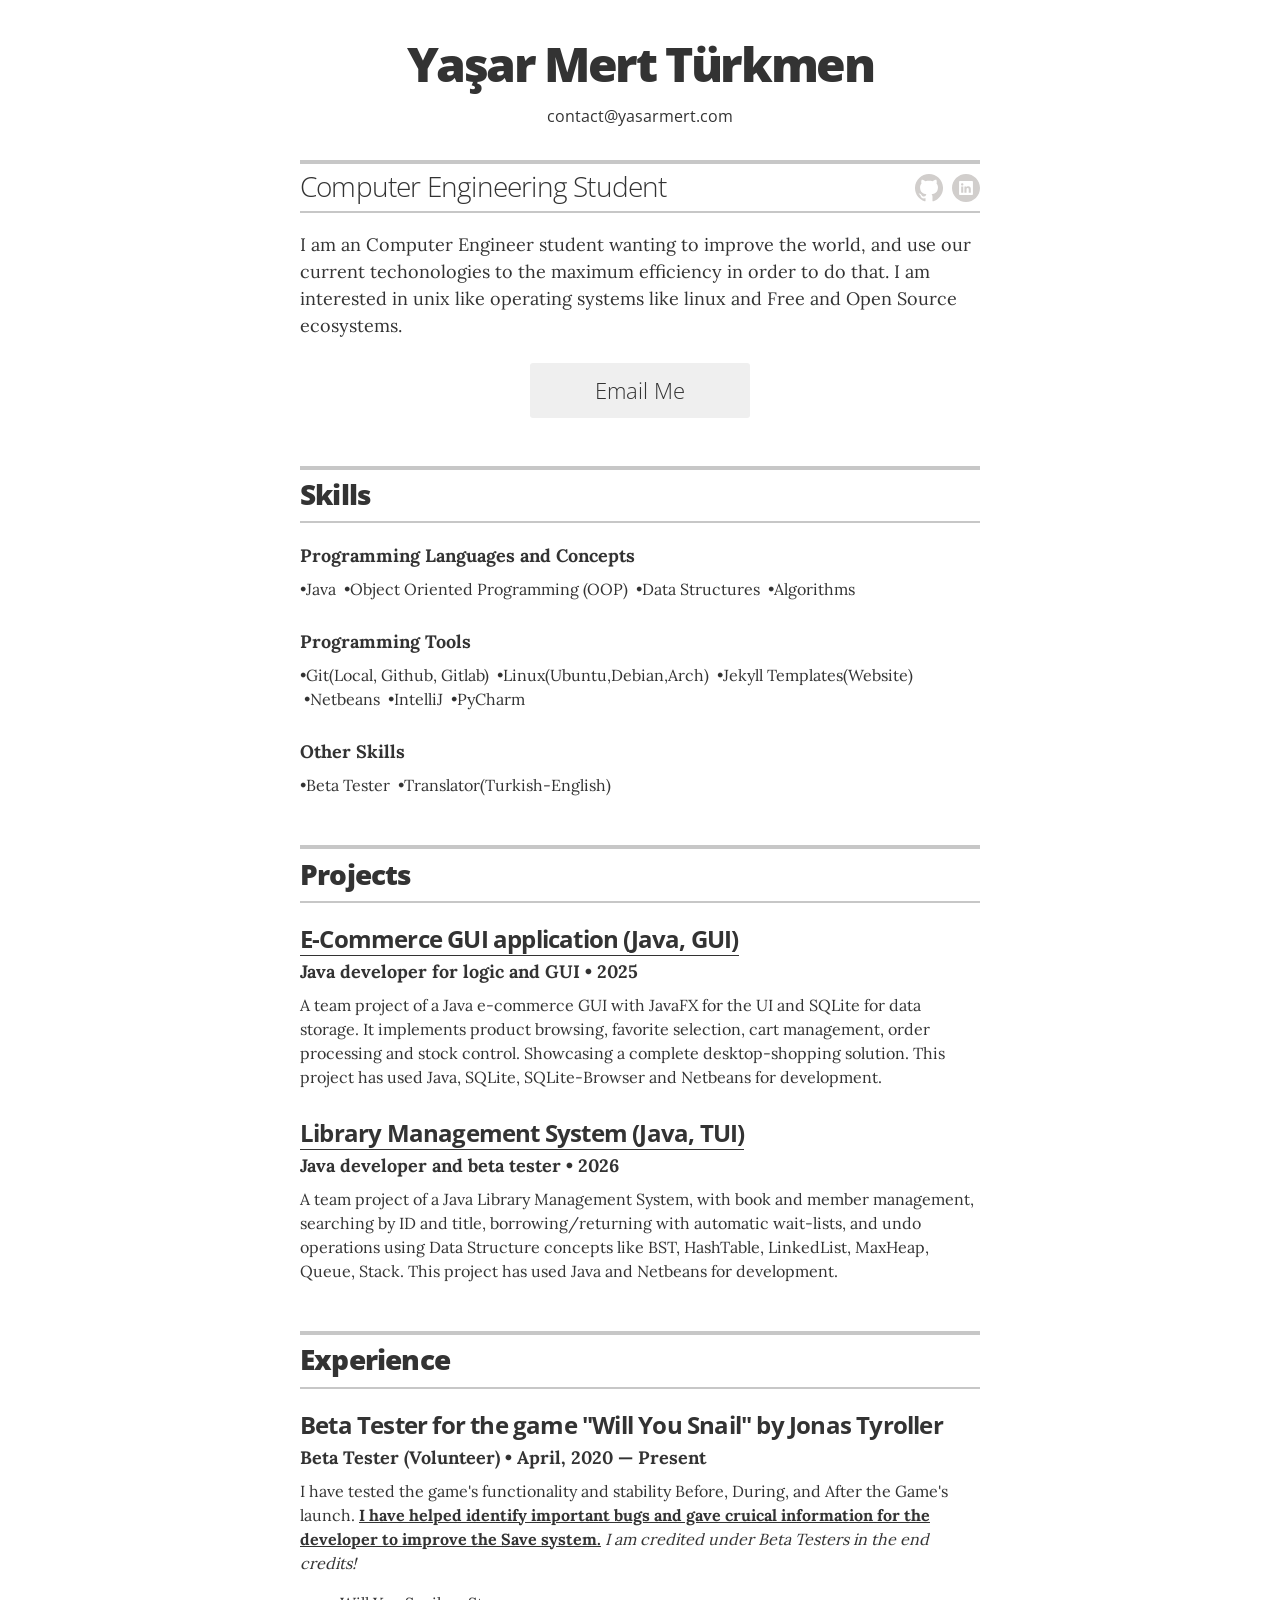
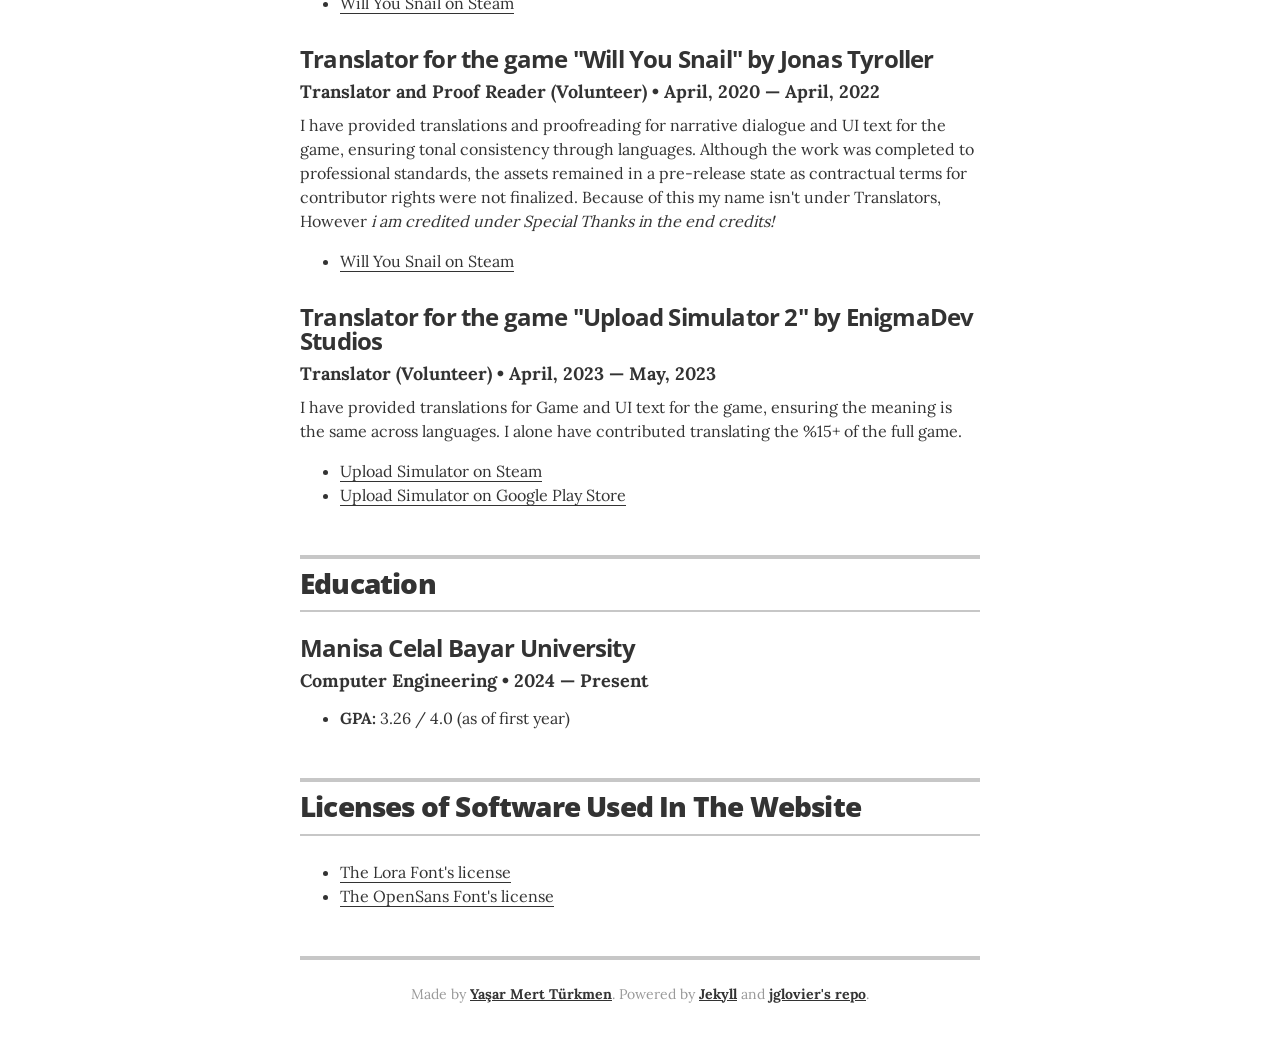
<file: index.html>
<!DOCTYPE html>
<html>

  <head>
  <meta charset="utf-8">
  <meta http-equiv="X-UA-Compatible" content="IE=edge">
  <meta name="viewport" content="width=device-width, initial-scale=1">

  <title>Yaşar Mert</title>

  <!-- Google font typography settings - defined in _config.yml -->
  
  <link href="images/fonts/fonts.css" rel="stylesheet" type="text/css">
  

  <meta name="description" content="Yaşar Mert Türkmen's Resume Webpage'">

  <link rel="stylesheet" href="css/main.css">
  <link rel="canonical" href="/">
  <link rel="icon" type="image/x-icon" href="favicon.png" />
</head>


  <body class="theme-default">

    <div class="wrapper" itemscope itemtype="http://schema.org/Person">
      <meta itemprop="telephone" content=""/>
      <meta itemprop="address" content="Türkiye"/>

      <header class="page-header" id="about">

        <!-- You can turn off the avatar in _config.yml by setting to false -->
        

        <!-- Your name is defined in the _config.yml file -->
        <h1 class="header-name" itemprop="name">Yaşar Mert Türkmen</h1>

        <!-- To display contact info here, change `display_header_contact_info` value in _config.yml to true -->
        
        <div class="header-contact-info">
          <p>contact@yasarmert.com</p>
        </div>
        

        <div class="title-bar no-print">

          <!-- Your title is also defined in the _config.yml file -->
          <h2 class="header-title" itemprop="jobTitle">Computer Engineering Student</h2>

          <!-- This is the markup for the icon links; moved out to an include because it's very verbose, and you shouldn't ever need to edit the markup (unless you want to re-order the icons); if you want to customize which links appear, define them in the _config.yml file -->
          <!-- and guess where these are defined? Yup, you guessed it: the _config.yml file -->

<ul class="icon-links">

  <!-- GitHub link -->
  
  <li class="icon-link-item"><a href="https://github.com/yasarmert" class="icon-link" itemprop="sameAs" target="_blank"><svg class="icon" xmlns="http://www.w3.org/2000/svg" xmlns:xlink="http://www.w3.org/1999/xlink" x="0px" y="0px"
   viewBox="0 0 28 28" enable-background="new 0 0 28 28" xml:space="preserve" width="28">
<path id="GitHub" fill-rule="evenodd" clip-rule="evenodd" fill="#D1CECC" d="M14.01,0C6.27,0-0.01,6.28-0.01,14.02
  c0,6.19,4.02,11.45,9.59,13.3c0.7,0.13,0.96-0.3,0.96-0.68c0-0.33-0.01-1.21-0.02-2.38c-3.9,0.85-4.72-1.88-4.72-1.88
  c-0.64-1.62-1.56-2.05-1.56-2.05c-1.27-0.87,0.1-0.85,0.1-0.85c1.41,0.1,2.15,1.44,2.15,1.44c1.25,2.14,3.28,1.52,4.08,1.16
  c0.13-0.91,0.49-1.52,0.89-1.87c-3.11-0.35-6.38-1.56-6.38-6.93c0-1.53,0.55-2.78,1.44-3.76C6.37,9.17,5.89,7.74,6.65,5.81
  c0,0,1.18-0.38,3.85,1.44c1.12-0.31,2.32-0.47,3.51-0.47c1.19,0.01,2.39,0.16,3.51,0.47c2.68-1.81,3.85-1.44,3.85-1.44
  c0.76,1.93,0.28,3.35,0.14,3.71c0.9,0.98,1.44,2.23,1.44,3.76c0,5.38-3.28,6.57-6.4,6.92c0.5,0.43,0.95,1.29,0.95,2.6
  c0,1.87-0.02,3.39-0.02,3.84c0,0.37,0.25,0.81,0.96,0.67c5.56-1.86,9.58-7.11,9.58-13.3C28.03,6.28,21.75,0,14.01,0z"/>
</svg>
 </a></li>
  

  <!-- Twitter link -->
  
  
  <!-- Medium link -->
  

  <!-- Dribbble link -->
  

  <!-- Facebook link -->
  

  <!-- LinkedIn link -->
  
  <li class="icon-link-item"><a href="https://www.linkedin.com/in/yasarmert-turkmen" class="icon-link" itemprop="sameAs" target="_blank"><svg class="icon" xmlns="http://www.w3.org/2000/svg" xmlns:xlink="http://www.w3.org/1999/xlink" x="0px" y="0px"
   viewBox="0 0 28 28" enable-background="new 0 0 28 28" xml:space="preserve" width="28">
<path id="LinkedIn" fill="#D1CECC" d="M18.82,15.09v3.61h-2.09v-3.37c0-0.85-0.3-1.42-1.06-1.42c-0.58,0-0.92,0.39-1.07,0.77
  c-0.06,0.13-0.07,0.32-0.07,0.51v3.52h-2.09c0,0,0.03-5.71,0-6.3h2.09v0.89c0,0.01-0.01,0.01-0.01,0.02h0.01V13.3
  c0.28-0.43,0.77-1.04,1.89-1.04C17.79,12.25,18.82,13.16,18.82,15.09z M9.18,18.7h2.09v-6.3H9.18V18.7z M10.24,9.36
  c-0.72,0-1.19,0.47-1.19,1.09c0,0.61,0.45,1.09,1.16,1.09h0.01c0.73,0,1.18-0.48,1.18-1.09C11.39,9.84,10.95,9.36,10.24,9.36z
   M28,14c0,7.73-6.27,14-14,14S0,21.73,0,14S6.27,0,14,0S28,6.27,28,14z M20.93,8.02c0-0.55-0.46-1-1.02-1H8.09
  c-0.57,0-1.02,0.45-1.02,1v11.96c0,0.55,0.46,1,1.02,1h11.82c0.57,0,1.02-0.45,1.02-1V8.02z"/>
</svg>
</a></li>
  

  <!-- Instagram link -->
  

  <!-- Website link -->
  

</ul>


        </div>

        <div class="executive-summary" itemprop="description">
          <p>I am an Computer Engineer student wanting to improve the world, and use our current techonologies to the maximum efficiency in order to do that. I am interested in unix like operating systems like linux and Free and Open Source ecosystems. </p>
        </div>

        
        <a href="mailto:contact@yasarmert.com" class="contact-button no-print" itemprop="email">Email Me</a>
        

      </header>
        

      
      <!-- begin Skills -->
      <section class="content-section" id="skills">

        <header class="section-header">
          <h2>Skills</h2>
        </header>
        
        <div class="resume-item">
          <h4 class="resume-item-details">Programming Languages and Concepts</h4>
          <p class="resume-item-copy">•Java &nbsp;•Object Oriented Programming (OOP) &nbsp;•Data Structures &nbsp;•Algorithms</p>
        </div>
        
        <div class="resume-item">
          <h4 class="resume-item-details">Programming Tools</h4>
          <p class="resume-item-copy">•Git(Local, Github, Gitlab) &nbsp;•Linux(Ubuntu,Debian,Arch) &nbsp;•Jekyll Templates(Website) &nbsp;•Netbeans &nbsp;•IntelliJ &nbsp;•PyCharm</p>
        </div>
        
        <div class="resume-item">
          <h4 class="resume-item-details">Other Skills</h4>
          <p class="resume-item-copy">•Beta Tester &nbsp;•Translator(Turkish-English)</p>
        </div>
        

      </section>
      <!-- end Skills -->
      

      
      <!-- begin Projects -->
      <section class="content-section" id="projects">
        <header class="section-header">
          <h2>Projects</h2>
        </header>

        
        <div class="resume-item" itemscope itemtype="http://schema.org/CreativeWork">
          <meta itemprop="creator" content="Yaşar Mert Türkmen" itemtype="http://schema.org/Person" />
          <h3 class="resume-item-title" itemprop="name"><a href="https://github.com/YasarMert/E-Commerce-Project" itemprop="url" target="_blank">E-Commerce GUI application (Java, GUI)</a></h3>
          <h4 class="resume-item-details" itemprop="description">Java developer for logic and GUI  &bull; 2025</h4>
          <p class="resume-item-copy">A team project of a Java e‑commerce GUI with JavaFX for the UI and SQLite for data storage. It implements product browsing, favorite selection, cart management, order processing and stock control. Showcasing a complete desktop‑shopping solution. This project has used Java, SQLite, SQLite-Browser and Netbeans for development.</p>
        </div>
        
        <div class="resume-item" itemscope itemtype="http://schema.org/CreativeWork">
          <meta itemprop="creator" content="Yaşar Mert Türkmen" itemtype="http://schema.org/Person" />
          <h3 class="resume-item-title" itemprop="name"><a href="https://github.com/YasarMert/LibraryManagementProject" itemprop="url" target="_blank">Library Management System (Java, TUI)</a></h3>
          <h4 class="resume-item-details" itemprop="description">Java developer and beta tester  &bull; 2026</h4>
          <p class="resume-item-copy">A team project of a Java Library Management System, with book and member management, searching by ID and title, borrowing/returning with automatic wait‑lists, and undo operations using Data Structure concepts like BST, HashTable, LinkedList, MaxHeap, Queue, Stack. This project has used Java and Netbeans for development.</p>
        </div>
        

      </section>
      <!-- end Projects -->
              

      
      <!-- begin Experience -->
      <section class="content-section" id="experience">

        <header class="section-header">
          <h2>Experience</h2>
        </header>

        
        <div class="resume-item" itemscope itemprop="worksFor" itemtype="http://schema.org/Organization">
          <h3 class="resume-item-title" itemprop="name">Beta Tester for the game "Will You Snail" by Jonas Tyroller</h3>
          <h4 class="resume-item-details" itemprop="description">Beta Tester (Volunteer) &bull; April, 2020  &mdash; Present</h4>
          <p class="resume-item-copy">I have tested the game's functionality and stability Before, During, and After the Game's launch. <b><u>I have helped identify important bugs and gave cruical information for the developer to improve the Save system.</u></b> <i> I am credited under Beta Testers in the end credits! </i><ul class="resume-item-list"><li><a href="https://store.steampowered.com/app/1115050/Will_You_Snail/" target="_blank">Will You Snail on Steam</a></li></ul></p>
        </div><!-- end of resume-item -->
        
        <div class="resume-item" itemscope itemprop="worksFor" itemtype="http://schema.org/Organization">
          <h3 class="resume-item-title" itemprop="name">Translator for the game "Will You Snail" by Jonas Tyroller</h3>
          <h4 class="resume-item-details" itemprop="description">Translator and Proof Reader (Volunteer) &bull; April, 2020  &mdash; April, 2022</h4>
          <p class="resume-item-copy">I have provided translations and proofreading for narrative dialogue and UI text for the game, ensuring tonal consistency through languages. Although the work was completed to professional standards, the assets remained in a pre-release state as contractual terms for contributor rights were not finalized. Because of this my name isn't under Translators, However <i>i am credited under Special Thanks in the end credits!</i><ul class="resume-item-list"><li><a href="https://store.steampowered.com/app/1115050/Will_You_Snail/" target="_blank">Will You Snail on Steam</a></li></ul></p>
        </div><!-- end of resume-item -->
        
        <div class="resume-item" itemscope itemprop="worksFor" itemtype="http://schema.org/Organization">
          <h3 class="resume-item-title" itemprop="name">Translator for the game "Upload Simulator 2" by EnigmaDev Studios</h3>
          <h4 class="resume-item-details" itemprop="description">Translator (Volunteer) &bull; April, 2023  &mdash; May, 2023</h4>
          <p class="resume-item-copy">I have provided translations for Game and UI text for the game, ensuring the meaning is the same across languages. I alone have contributed translating the %15+ of the full game. <ul class="resume-item-list"><li><a href="https://store.steampowered.com/app/2542800/Upload_Simulator_Silicon/" target="_blank">Upload Simulator on Steam</a></li><li><a href="https://play.google.com/store/apps/details?id=com.enigmadev.uploadsimulator2" target="_blank">Upload Simulator on Google Play Store</a></li</ul></p>
        </div><!-- end of resume-item -->
        

      </section>
      <!-- end Experience -->
      

      


      

      
      <!-- begin Education -->
      <section class="content-section" id="education">
        <header class="section-header">
          <h2>Education</h2>
        </header>

        
        <div class="resume-item" itemscope itemprop="alumniOf" itemtype="http://schema.org/CollegeOrUniversity">
          <h3 class="resume-item-title" itemprop="name">Manisa Celal Bayar University</h3>
          <h4 class="resume-item-details group" itemprop="description">Computer Engineering &bull; 2024 &mdash; Present</h4>
          <h5 class="resume-item-details award-title" itemprop="description"></h5>
          <p class="resume-item-copy" itemprop="description">
            <ul class="resume-item-list">
              
              <li><b>GPA:</b> 3.26 / 4.0 (as of first year)</li>
              
            </ul>


          <p class="resume-item-copy"></p>
        </div>
        
      </section>
      <!-- end Education -->
      


      

      

      

      

      

      
      <!-- begin Links -->
      <section class="content-section" id="3rd-party-software-licenses">

        <header class="section-header">
          <h2>Licenses of Software Used In The Website</h2>
        </header>

        <div class="resume-item">
          <ul class="resume-item-list">
            
            <li><a href=images/fonts/OFL-License-Lora.txt itemprop="url" target="_blank">The Lora Font's license</a></li>
            
            <li><a href=images/fonts/OFL-License-OpenSans.txt itemprop="url" target="_blank">The OpenSans Font's license</a></li>
            
          </ul>
        </div>

      </section>
      <!-- end Links -->
      

      
      <!-- begin Print Social Links -->
      <section class="content-section print-only">

        <header class="section-header">
          <h2>Social Links</h2>
        </header>

        <div class="resume-item">
        <!-- and guess where these are defined? Yup, you guessed it: the _config.yml file -->

<ul>

  <!-- GitHub link -->
  
  <li><strong>Github</strong>: https://github.com/yasarmert</li>
  

  <!-- Twitter link -->
  

  <!-- Dribbble link -->
  

  <!-- Facebook link -->
  

  <!-- LinkedIn link -->
  
  <li><strong>LinkedIn</strong>: https://www.linkedin.com/in/yasarmert</li>
  

  <!-- Instagram link -->
  

  <!-- Website link -->
  

</ul>


        </div>

      </section>
      <!-- end Print Social Links -->
      

      <footer class="page-footer">
        <p class="footer-line">Made by <a href="https://yasarmert.com" target="_blank">Yaşar Mert Türkmen</a>. Powered by <a href="https://jekyllrb.com/" target="_blank">Jekyll</a> and <a href="https://github.com/jglovier/resume-template" target="_blank">jglovier's repo</a>.</p>
        <p class="footer-line"></p>
      </footer>

    </div>

  </body>

</html>
</file>
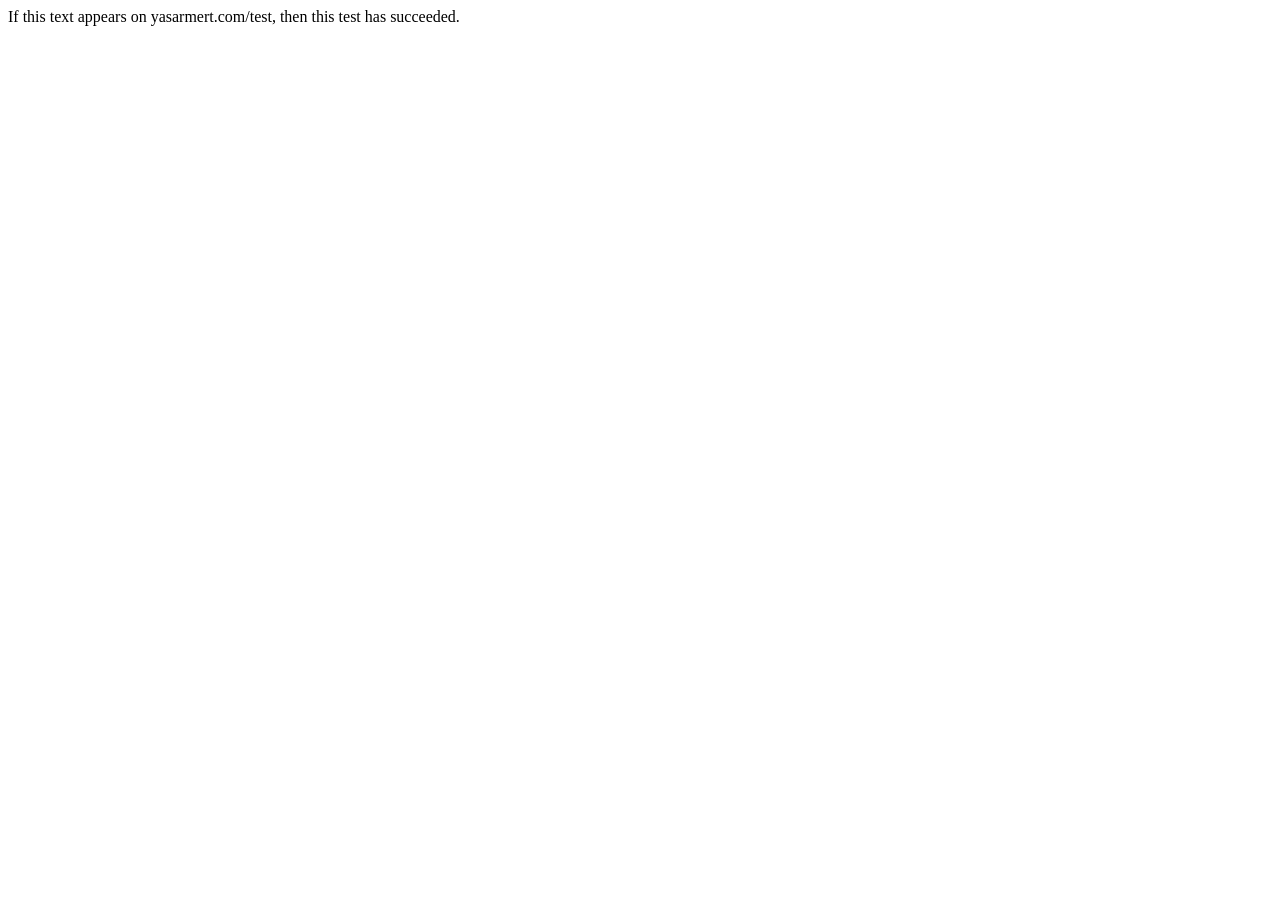
<file: test.html>
<html>
    <head>
        <title>Subpage Test</title>
        <meta charset="UTF-8">
        <meta name="viewport" content="width=device-width, initial-scale=1.0">
    </head>
    <body>
        <div>If this text appears on yasarmert.com/test, then this test has succeeded.</div>
    </body>
</html>
</file>
<file: images/fonts/fonts.css>
@font-face {
  font-family: "Lora";
  font-style: normal;
  font-weight: 400;
  src: url("Lora-VariableFont_wght.ttf") format('truetype');
}
@font-face {
  font-family: "Lora";
  font-style: normal;
  font-weight: 700;
  src: url("Lora-VariableFont_wght.ttf") format('truetype');
}
@font-face {
  font-family: "Open Sans";
  font-style: normal;
  font-weight: 300;
  font-stretch: normal;
  src: url("OpenSans-VariableFont_wdth,wght.ttf") format('truetype');
}
@font-face {
  font-family: "Open Sans";
  font-style: normal;
  font-weight: 400;
  font-stretch: normal;
  src: url("OpenSans-VariableFont_wdth,wght.ttf") format('truetype');
}
@font-face {
  font-family: "Open Sans";
  font-style: normal;
  font-weight: 700;
  font-stretch: normal;
  src: url("OpenSans-VariableFont_wdth,wght.ttf") format('truetype');
}
@font-face {
  font-family: "Open Sans";
  font-style: normal;
  font-weight: 800;
  font-stretch: normal;
  src: url("OpenSans-VariableFont_wdth,wght.ttf") format('truetype');
}
</file>
<file: css/main.css>
/*! normalize.css v3.0.3 | MIT License | github.com/necolas/normalize.css */html{font-family:sans-serif;text-size-adjust:100%}body{margin:0}article,aside,details,figcaption,figure,footer,header,hgroup,main,menu,nav,section,summary{display:block}audio,canvas,progress,video{display:inline-block;vertical-align:baseline}audio:not([controls]){display:none;height:0}[hidden],template{display:none}a{background-color:transparent}a:active,a:hover{outline:0}abbr[title]{border-bottom:1px dotted}b,strong{font-weight:bold}dfn{font-style:italic}h1{font-size:2em;margin:0.67em 0}mark{background:#ff0;color:#000}small{font-size:80%}sub,sup{font-size:75%;line-height:0;position:relative;vertical-align:baseline}sup{top:-0.5em}sub{bottom:-0.25em}img{border:0}svg:not(:root){overflow:hidden}figure{margin:1em 40px}hr{box-sizing:content-box;height:0}pre{overflow:auto}code,kbd,pre,samp{font-family:monospace, monospace;font-size:1em}button,input,optgroup,select,textarea{color:inherit;font:inherit;margin:0}button{overflow:visible}button,select{text-transform:none}button,html input[type="button"],input[type="reset"],input[type="submit"]{-webkit-appearance:button;cursor:pointer}button[disabled],html input[disabled]{cursor:default}button::-moz-focus-inner,input::-moz-focus-inner{border:0;padding:0}input{line-height:normal}input[type="checkbox"],input[type="radio"]{box-sizing:border-box;padding:0}input[type="number"]::-webkit-inner-spin-button,input[type="number"]::-webkit-outer-spin-button{height:auto}input[type="search"]{-webkit-appearance:textfield;box-sizing:content-box}input[type="search"]::-webkit-search-cancel-button,input[type="search"]::-webkit-search-decoration{-webkit-appearance:none}fieldset{border:1px solid #c0c0c0;margin:0 2px;padding:0.35em 0.625em 0.75em}legend{border:0;padding:0}textarea{overflow:auto}optgroup{font-weight:bold}table{border-collapse:collapse;border-spacing:0}td,th{padding:0}*{-webkit-box-sizing:border-box;-moz-box-sizing:border-box;box-sizing:border-box}html{background:#fff}body{font-family:"Lora", "Minion Pro", Palatino, Georgia, serif;color:#333;font-size:16px;line-height:1.5}.wrapper:before,.wrapper:after{content:"";display:table}.wrapper:after{clear:both}.wrapper{max-width:728px;padding:0 24px;margin:0 auto;zoom:1}.group:before,.group:after{content:"";display:table}.group:after{clear:both}.group{zoom:1}::-moz-selection{background:rgba(51,51,51,0.8);color:#fff;text-shadow:none}::selection{background:rgba(51,51,51,0.8);color:#fff;text-shadow:none}.container{width:980px;margin-right:auto;margin-left:auto}.container:before{display:table;content:""}.container:after{display:table;clear:both;content:""}.columns{margin-right:-10px;margin-left:-10px}.columns:before{display:table;content:""}.columns:after{display:table;clear:both;content:""}.column{float:left;padding-right:10px;padding-left:10px}.one-third{width:33.333333%}.two-thirds{width:66.666667%}.one-fourth{width:25%}.one-half{width:50%}.three-fourths{width:75%}.one-fifth{width:20%}.four-fifths{width:80%}.single-column{padding-right:10px;padding-left:10px}.table-column{display:table-cell;width:1%;padding-right:10px;padding-left:10px;vertical-align:top}.section-header{border-top:4px solid #c7c7c7;border-bottom:2px solid #c7c7c7;padding:.2rem 0 .4rem;margin-bottom:1.5rem}.section-header h2{font-family:"Open Sans", "Helvetica Neue", Helvetica, Arial, sans-serif;font-weight:900;font-size:1.75rem;letter-spacing:-.05rem;margin:0}.page-header{padding:1.5rem 0}.page-header .avatar{width:95px;max-width:100%;overflow:hidden;-webkit-border-radius:100px;-moz-border-radius:100px;border-radius:100px;margin:0 auto;display:block}.page-header .header-name{font-family:"Open Sans", "Helvetica Neue", Helvetica, Arial, sans-serif;font-size:3rem;font-weight:900;text-align:center;letter-spacing:-.15rem;line-height:1;margin:1rem 0 0}.page-header .header-contact-info{font-family:"Open Sans", "Helvetica Neue", Helvetica, Arial, sans-serif;text-align:center}.page-header .header-contact-info p a{color:inherit}.page-header .title-bar{border-top:4px solid #c7c7c7;border-bottom:2px solid #c7c7c7;padding:.2rem 0 .4rem;margin-top:2rem;padding:.4rem 0}.page-header .title-bar:before{display:table;content:""}.page-header .title-bar:after{display:table;clear:both;content:""}.page-header .title-bar .header-title{font-family:"Open Sans", "Helvetica Neue", Helvetica, Arial, sans-serif;font-weight:300;font-size:1.75rem;line-height:2rem;letter-spacing:-.05rem;text-align:center;margin:0 0 .5rem}@media (min-width: 600px){.page-header .title-bar .header-title{float:left;margin:0}}@media (min-width: 600px){.page-header .executive-summary{font-size:1.125rem}}.icon-links{margin:0;padding:0;list-style:none;position:relative;top:4px;text-align:center;border-top:2px solid #c7c7c7;padding-top:.4rem}@media (min-width: 600px){.icon-links{float:right;border-top:none;padding-top:0}}.icon-links .icon-link-item{display:inline-block;margin-left:5px}.icon-links .icon-link{display:inline-block}.icon-links .icon-link:hover .icon path{fill:#333;-webkit-transition:all 0.2s ease;-moz-transition:all 0.2s ease;transition:all 0.2s ease}.icon-links .icon{height:28px}.contact-button{-webkit-border-radius:3px;-moz-border-radius:3px;border-radius:3px;background-color:#efefef;text-decoration:none;text-align:center;display:block;margin:1.5rem auto;width:220px;font-size:1.375rem;font-family:"Open Sans", "Helvetica Neue", Helvetica, Arial, sans-serif;font-weight:300;color:#333;line-height:55px;-webkit-transition:all 0.2s ease;-moz-transition:all 0.2s ease;transition:all 0.2s ease}.contact-button:hover{background-color:#333;color:#fff}.contact-button.not-looking{width:400px}.content-section{margin:0 0 3rem}.content-section .resume-item{margin-bottom:2rem}.content-section .resume-item-title{font-family:"Open Sans", "Helvetica Neue", Helvetica, Arial, sans-serif;font-weight:700;margin:0 0 .75rem;font-size:1.5rem;letter-spacing:-.05rem;line-height:1}.content-section .resume-item-details{font-size:1.125rem;margin:0 0 .75rem;line-height:1}.content-section .resume-item-details.award-title{font-size:1rem}.content-section .resume-item-title a,.content-section .resume-item-details a,.content-section .resume-item-copy a,.content-section .resume-item-list a{color:#333;text-decoration:none;border-bottom:1px solid}.content-section .resume-item-title a:hover,.content-section .resume-item-details a:hover,.content-section .resume-item-copy a:hover,.content-section .resume-item-list a:hover{border-bottom:none;color:#9c9c9c}.content-section .resume-item-copy{margin:.75rem 0 0}.page-footer{border-top:4px solid #c7c7c7;padding-top:1.5rem;text-align:center;margin-bottom:3rem}.page-footer .footer-line{margin:0;font-size:.875rem;color:#999}.page-footer .footer-line>a{font-weight:700;color:#333}.print-only{display:none !important}@media print{.no-print{display:none !important}.print-only{display:block !important}body{font-size:12px;line-height:1rem}.page-header{padding:1rem 0 .2rem}.page-header .header-name{font-family:"Open Sans", "Helvetica Neue", Helvetica, Arial, sans-serif;font-weight:700;font-size:2rem;margin:0 0 .2rem}.section-header{border-top:1px solid #c7c7c7;border-bottom:1px solid #c7c7c7;padding:.2rem 0 .2rem;margin-bottom:1rem}.section-header h2{font-size:1.2rem;line-height:1.5rem}.content-section{margin:0 0 1rem}.content-section .resume-item{margin-bottom:1rem}.content-section .resume-item-title{font-size:16px;line-height:.7em}.content-section .resume-item-details{font-size:12px;margin:0 0 .75rem;line-height:.7em;font-style:italic}.content-section .resume-item-details.award-title{font-size:11px}}
</file>
